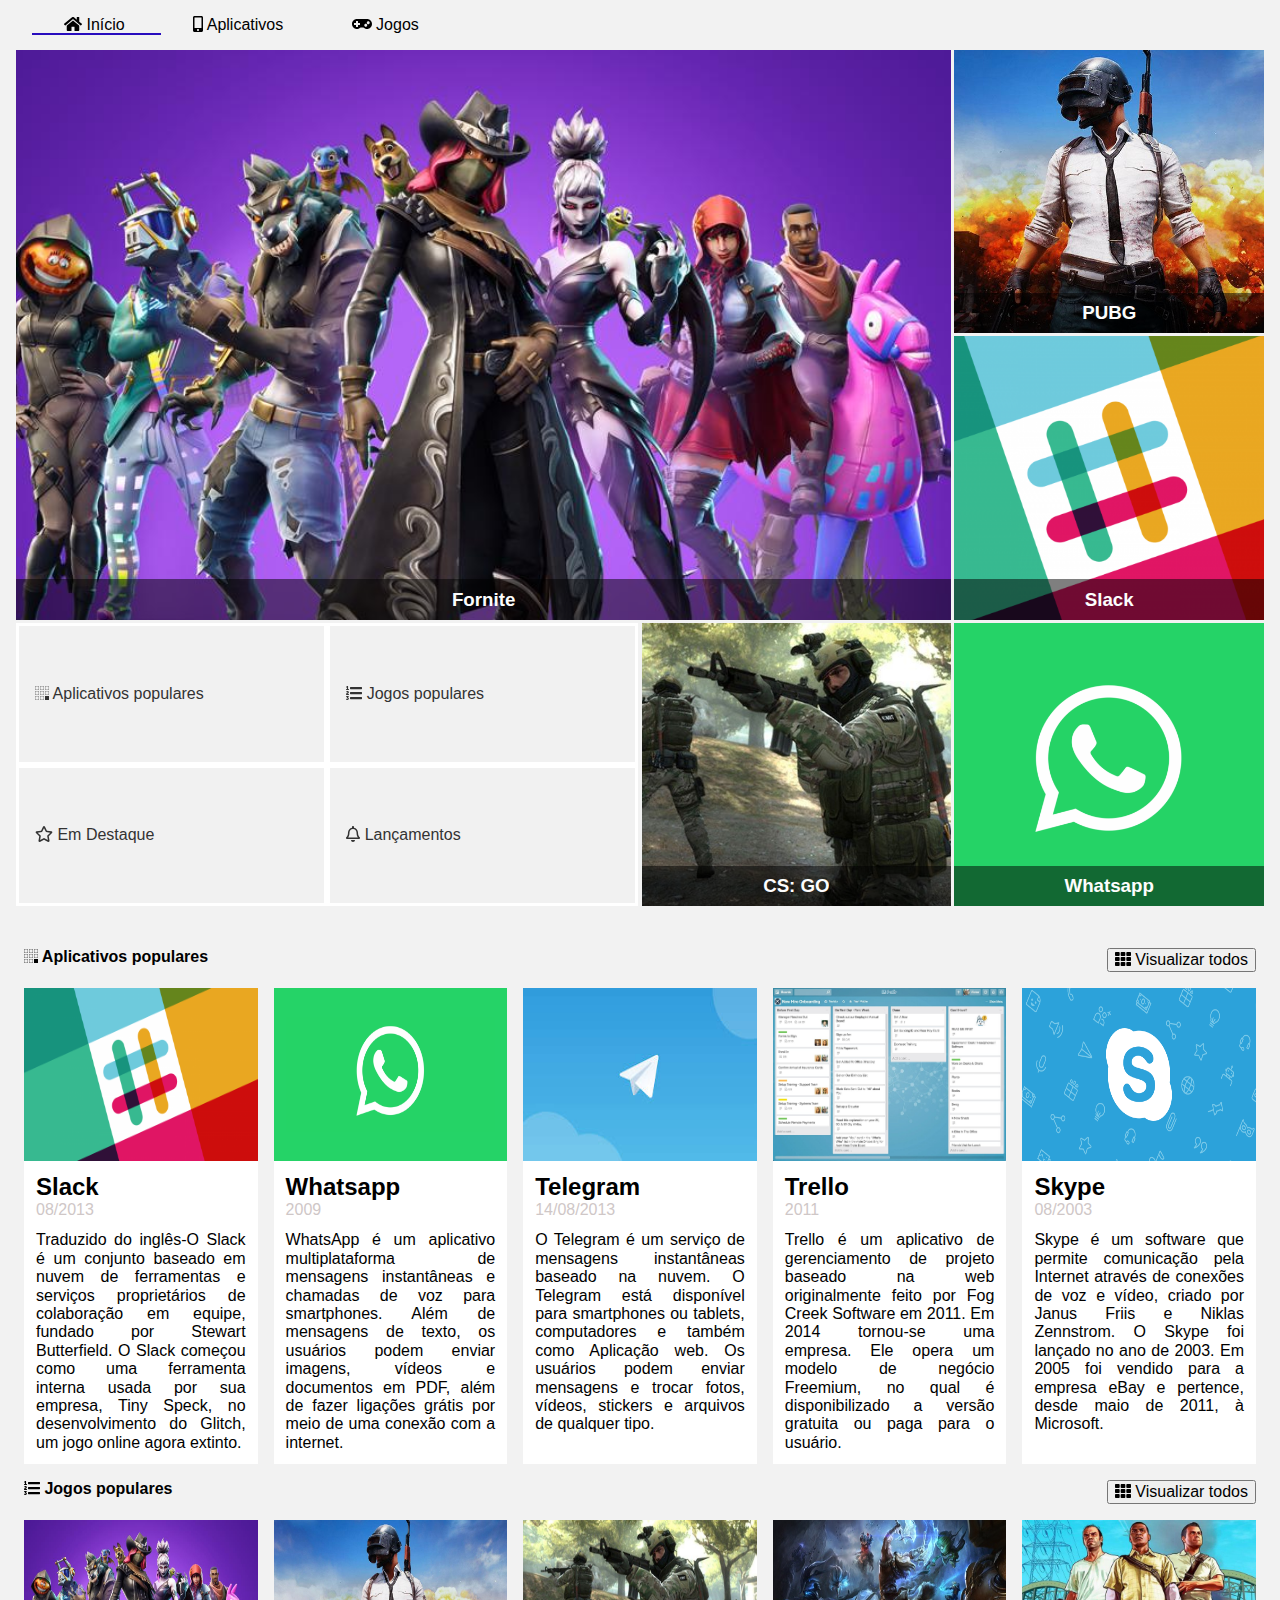
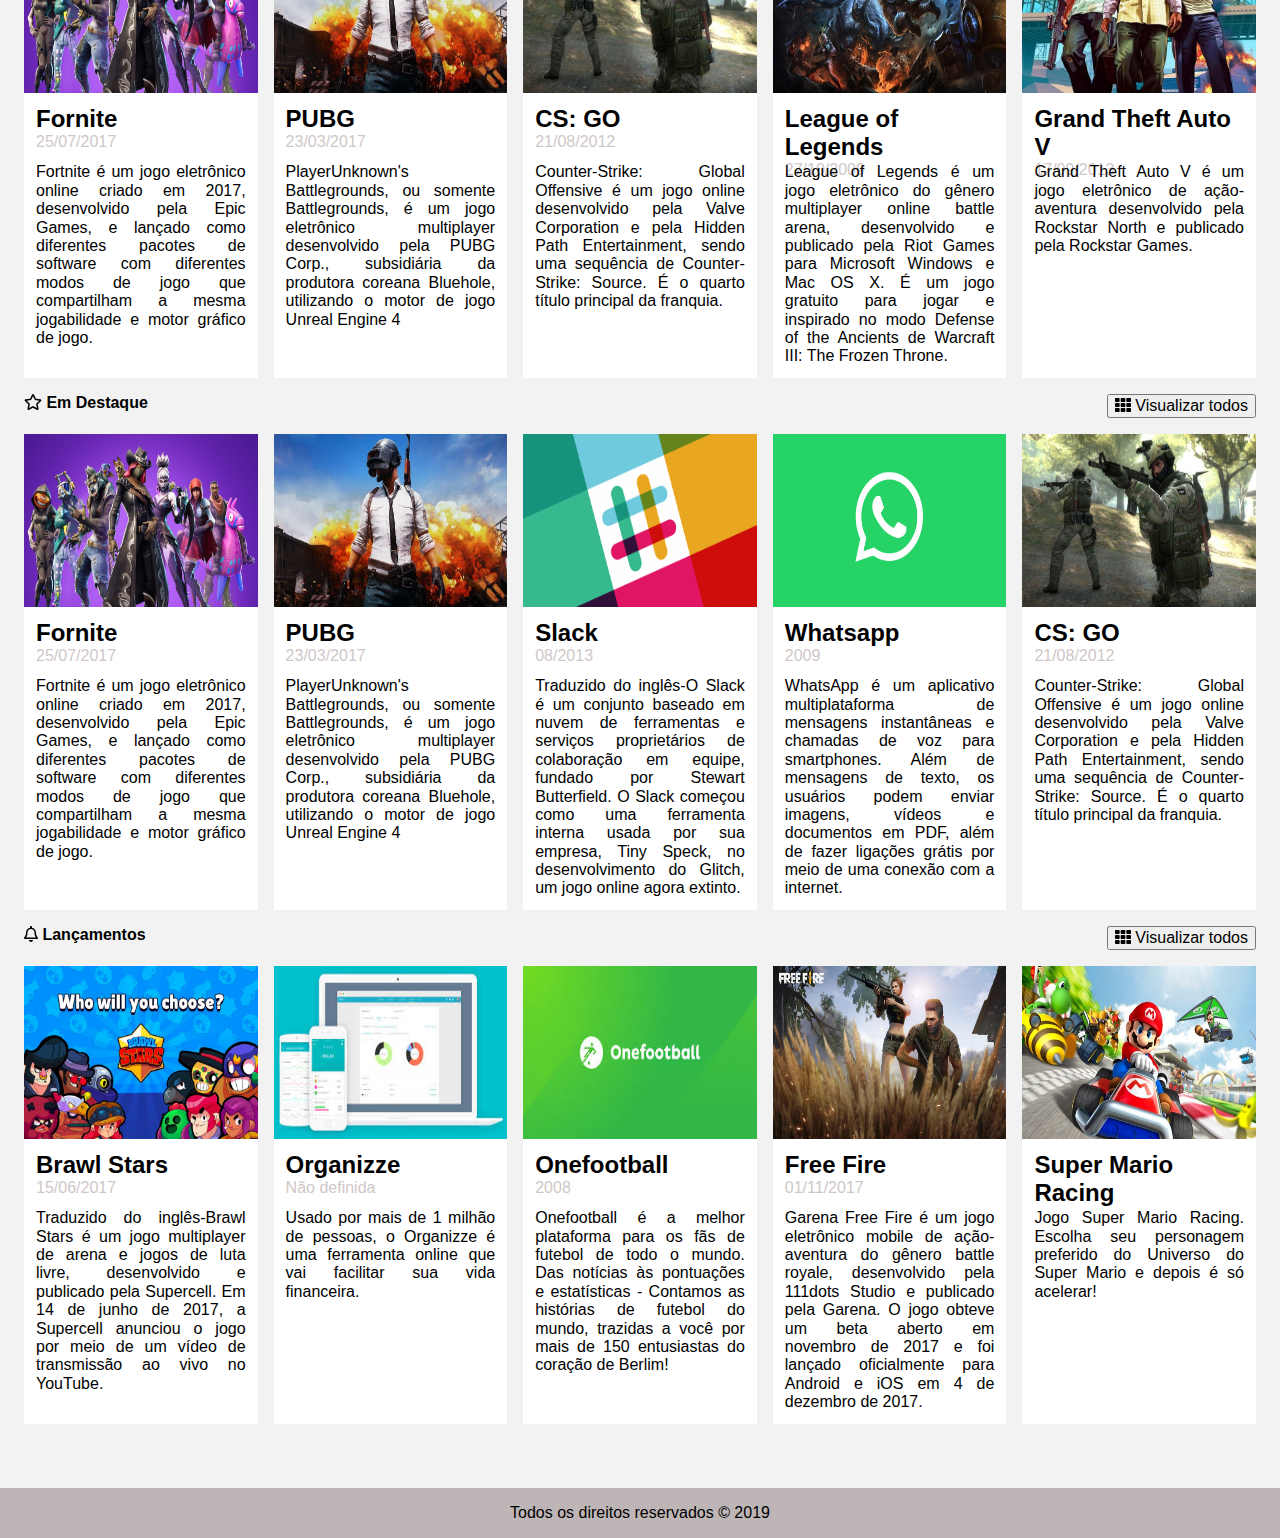
<file: index.html>
<!DOCTYPE html>
<html lang="en">
<head>
    <meta charset="UTF-8"
    <meta name="viewport" content="width=device-width, initial-scale=1.0">
    <meta http-equiv="X-UA-Compatible" content="ie=edge">
    <title>Alura Store | Baixe nossos aplicativos e jogos</title>
    <link href="./assets/css/normalize.css" rel="stylesheet">
    <link href="./assets/css/reset.css" rel="stylesheet">
    <link href="./assets/css/style.css" rel="stylesheet">
    <link href="./assets/css/destaques.css" rel="stylesheet">
    <link href="./assets/css/populares.css" rel="stylesheet">
    <link href="./assets/css/responssivel.css" rel="stylesheet">
</head>
<body class="app">
    <header class="cabecalho">
        <nav class="menu">
            <ul class="menu__lista">
                <li class="menu__item">
                    <a class="menu__link ativo" href="#">
                        <i class="fas fa-home"></i>
                        Início
                    </a>
                    <a class="menu__link" href="#">
                        <i class="fas fa-mobile-alt"></i>
                        Aplicativos</a>
                    <a class="menu__link" href="#">
                        <i class="fas fa-gamepad"></i>
                        Jogos
                    </a>
                </li>
            </ul>
        </nav>
    </header>
    <main class="conteudo">
        <section class="destaques">
            <div class="destaques__principal caixa">
                <h3 class="destaques__titulo">Fornite</h3>
            </div>
            <div class="destaques__secundario caixa">
                <h3 class="destaques__titulo">PUBG</h3>
            </div>
            <div class="destaques__secundario caixa">
                <h3 class="destaques__titulo">Slack</h3>
            </div>
            <div class="destaques__secundario caixa">
                <h3 class="destaques__titulo">Whatsapp</h3>
            </div>
            <div class="destaques__secundario caixa">
                <h3 class="destaques__titulo">CS: GO</h3>
            </div>
            <div class="destaques__categorias">
                <ul class="destaques__categorias___lista">
                    <li class="destaques__categorias___item">
                        <a class="destaques__categorias___link" href="#">
                            <i class="destaques__categorias___icone fab fa-buromobelexperte"></i>
                            Aplicativos populares
                        </a>
                    </li>
                    <li class="destaques__categorias___item">
                        <a class="destaques__categorias___link" href="#">
                            <i class="fas fa-list-ol"></i>
                            Jogos populares
                        </a>
                    </li>
                    <li class="destaques__categorias___item">
                        <a class="destaques__categorias___link" href="#">
                            <i class="far fa-star"></i>
                            Em Destaque
                        </a>
                    </li>
                    <li class="destaques__categorias___item">
                        <a class="destaques__categorias___link" href="#">
                            <i class="far fa-bell"></i>
                            Lançamentos
                        </a>
                    </li>
                </ul>
            </div>
        </section>
        <section class="populares">
            <div class="populares__itens">
                <div class="populares__info">
                    <div class="populares__cabecalho">
                        <h4 class="populares__titulo">
                            <i class="populares__icone fab fa-buromobelexperte"></i>
                            Aplicativos populares
                        </h4>
                        <button class="populares__botao">
                            <i class="fas fa-th"></i>
                            Visualizar todos
                        </button>
                    </div>
                </div>
                <div class="populares__conteudo">
                    <div class="populares__card">
                        <img class="populares__card___imagem" src="./assets/img/slack.png">
                        <div class="populares__card___corpo">
                            <div class="populares__card___cabecalho">
                                <h5 class="populares__card___titulo">Slack</h5>
                                <time class="populares__card___data" datetime="2013-08-01">08/2013</time>
                            </div>
                            <div class="populares__card___descricao">
                                Traduzido do inglês-O Slack é um conjunto baseado em nuvem de ferramentas e serviços proprietários de colaboração em equipe, fundado por Stewart Butterfield. O Slack começou como uma ferramenta interna usada por sua empresa, Tiny Speck, no desenvolvimento do Glitch, um jogo online agora extinto.
                            </div>
                        </div>
                    </div>
                    <div class="populares__card">
                        <img class="populares__card___imagem" src="./assets/img/whatsapp.png">
                        <div class="populares__card___corpo">
                            <div class="populares__card___cabecalho">
                                <h5 class="populares__card___titulo">Whatsapp</h5>
                                <time class="populares__card___data" datetime="20090-01-01">2009</time>
                            </div>
                            <div class="populares__card___descricao">
                                WhatsApp é um aplicativo multiplataforma de mensagens instantâneas e chamadas de voz para smartphones. Além de mensagens de texto, os usuários podem enviar imagens, vídeos e documentos em PDF, além de fazer ligações grátis por meio de uma conexão com a internet.
                            </div>
                        </div>
                    </div>
                    <div class="populares__card">
                        <img class="populares__card___imagem" src="./assets/img/telegram.jpeg">
                        <div class="populares__card___corpo">
                            <div class="populares__card___cabecalho">
                                <h5 class="populares__card___titulo">Telegram</h5>
                                <time class="populares__card___data" datetime="2013-08-14">14/08/2013</time>
                            </div>
                            <div class="populares__card___descricao">
                                O Telegram é um serviço de mensagens instantâneas baseado na nuvem. O Telegram está disponível para smartphones ou tablets, computadores e também como Aplicação web. Os usuários podem enviar mensagens e trocar fotos, vídeos, stickers e arquivos de qualquer tipo.
                            </div>
                        </div>
                    </div>
                    <div class="populares__card">
                        <img class="populares__card___imagem" src="./assets/img/trello.jpg">
                        <div class="populares__card___corpo">
                            <div class="populares__card___cabecalho">
                                <h5 class="populares__card___titulo">Trello</h5>
                                <time class="populares__card___data" datetime="2011-01-01">2011</time>
                            </div>
                            <div class="populares__card___descricao">
                                Trello é um aplicativo de gerenciamento de projeto baseado na web originalmente feito por Fog Creek Software em 2011. Em 2014 tornou-se uma empresa. Ele opera um modelo de negócio Freemium, no qual é disponibilizado a versão gratuita ou paga para o usuário.
                            </div>
                        </div>
                    </div>
                    <div class="populares__card">
                        <img class="populares__card___imagem" src="./assets/img/skype.png">
                        <div class="populares__card___corpo">
                            <div class="populares__card___cabecalho">
                                <h5 class="populares__card___titulo">Skype</h5>
                                <time class="populares__card___data" datetime="2003-08-01">08/2003</time>
                            </div>
                            <div class="populares__card___descricao">
                                Skype é um software que permite comunicação pela Internet através de conexões de voz e vídeo, criado por Janus Friis e Niklas Zennstrom. O Skype foi lançado no ano de 2003. Em 2005 foi vendido para a empresa eBay e pertence, desde maio de 2011, à Microsoft.
                            </div>
                        </div>
                    </div>
                </div>
            </div>
            <div class="populares__itens">
                <div class="populares__info">
                    <div class="populares__cabecalho">
                        <h4 class="populares__titulo">
                            <i class="populares__icone fas fa-list-ol"></i>
                            Jogos populares
                        </h4>
                        <button class="populares__botao">
                            <i class="fas fa-th"></i>
                            Visualizar todos
                        </button>
                    </div>
                </div>
                <div class="populares__conteudo">
                    <div class="populares__card">
                        <img class="populares__card___imagem" src="./assets/img/fortnite.jpg">
                        <div class="populares__card___corpo">
                            <div class="populares__card___cabecalho">
                                <h5 class="populares__card___titulo">Fornite</h5>
                                <time class="populares__card___data" datetime="2017-07-25">25/07/2017</time>
                            </div>
                            <div class="populares__card___descricao">
                                Fortnite é um jogo eletrônico online criado em 2017, desenvolvido pela Epic Games, e lançado como diferentes pacotes de software com diferentes modos de jogo que compartilham a mesma jogabilidade e motor gráfico de jogo.
                            </div>
                        </div>
                    </div>
                    <div class="populares__card">
                        <img class="populares__card___imagem" src="./assets/img/pubg.jpg">
                        <div class="populares__card___corpo">
                            <div class="populares__card___cabecalho">
                                <h5 class="populares__card___titulo">PUBG</h5>
                                <time class="populares__card___data" datetime="2017-03-23">23/03/2017</time>
                            </div>
                            <div class="populares__card___descricao">
                                PlayerUnknown's Battlegrounds, ou somente Battlegrounds, é um jogo eletrônico multiplayer desenvolvido pela PUBG Corp., subsidiária da produtora coreana Bluehole, utilizando o motor de jogo Unreal Engine 4
                            </div>
                        </div>
                    </div>
                    <div class="populares__card">
                        <img class="populares__card___imagem" src="./assets/img/cs-go.jpg">
                        <div class="populares__card___corpo">
                            <div class="populares__card___cabecalho">
                                <h5 class="populares__card___titulo">CS: GO</h5>
                                <time class="populares__card___data" datetime="2012-08-21">21/08/2012</time>
                            </div>
                            <div class="populares__card___descricao">
                                Counter-Strike: Global Offensive é um jogo online desenvolvido pela Valve Corporation e pela Hidden Path Entertainment, sendo uma sequência de Counter-Strike: Source. É o quarto título principal da franquia.
                            </div>
                        </div>
                    </div>
                    <div class="populares__card">
                        <img class="populares__card___imagem" src="./assets/img/lol.jpg">
                        <div class="populares__card___corpo">
                            <div class="populares__card___cabecalho">
                                <h5 class="populares__card___titulo">League of Legends</h5>
                                <time class="populares__card___data" datetime="2009-10-27">27/10/2009</time>
                            </div>
                            <div class="populares__card___descricao">
                                League of Legends é um jogo eletrônico do gênero multiplayer online battle arena, desenvolvido e publicado pela Riot Games para Microsoft Windows e Mac OS X. É um jogo gratuito para jogar e inspirado no modo Defense of the Ancients de Warcraft III: The Frozen Throne.
                            </div>
                        </div>
                    </div>
                    <div class="populares__card">
                        <img class="populares__card___imagem" src="./assets/img/gta-v.jpg">
                        <div class="populares__card___corpo">
                            <div class="populares__card___cabecalho">
                                <h5 class="populares__card___titulo">Grand Theft Auto V</h5>
                                <time class="populares__card___data" datetime="2013-09-17">17/09/2013</time>
                            </div>
                            <div class="populares__card___descricao">
                                Grand Theft Auto V é um jogo eletrônico de ação-aventura desenvolvido pela Rockstar North e publicado pela Rockstar Games.
                            </div>
                        </div>
                    </div>
                </div>
            </div>
            <div class="populares__itens">
                <div class="populares__info">
                    <div class="populares__cabecalho">
                        <h4 class="populares__titulo">
                            <i class="populares__icone far fa-star"></i>
                            Em Destaque
                        </h4>
                        <button class="populares__botao">
                            <i class="fas fa-th"></i>
                            Visualizar todos
                        </button>
                    </div>
                </div>
                <div class="populares__conteudo">
                    <div class="populares__card">
                        <img class="populares__card___imagem" src="./assets/img/fortnite.jpg">
                        <div class="populares__card___corpo">
                            <div class="populares__card___cabecalho">
                                <h5 class="populares__card___titulo">Fornite</h5>
                                <time class="populares__card___data" datetime="2017-07-25">25/07/2017</time>
                            </div>
                            <div class="populares__card___descricao">
                                Fortnite é um jogo eletrônico online criado em 2017, desenvolvido pela Epic Games, e lançado como diferentes pacotes de software com diferentes modos de jogo que compartilham a mesma jogabilidade e motor gráfico de jogo.
                            </div>
                        </div>
                    </div>
                    <div class="populares__card">
                        <img class="populares__card___imagem" src="./assets/img/pubg.jpg">
                        <div class="populares__card___corpo">
                            <div class="populares__card___cabecalho">
                                <h5 class="populares__card___titulo">PUBG</h5>
                                <time class="populares__card___data" datetime="2017-03-23">23/03/2017</time>
                            </div>
                            <div class="populares__card___descricao">
                                PlayerUnknown's Battlegrounds, ou somente Battlegrounds, é um jogo eletrônico multiplayer desenvolvido pela PUBG Corp., subsidiária da produtora coreana Bluehole, utilizando o motor de jogo Unreal Engine 4
                            </div>
                        </div>
                    </div>
                    <div class="populares__card">
                        <img class="populares__card___imagem" src="./assets/img/slack.png">
                        <div class="populares__card___corpo">
                            <div class="populares__card___cabecalho">
                                <h5 class="populares__card___titulo">Slack</h5>
                                <time class="populares__card___data" datetime="2013-08-01">08/2013</time>
                            </div>
                            <div class="populares__card___descricao">
                                Traduzido do inglês-O Slack é um conjunto baseado em nuvem de ferramentas e serviços proprietários de colaboração em equipe, fundado por Stewart Butterfield. O Slack começou como uma ferramenta interna usada por sua empresa, Tiny Speck, no desenvolvimento do Glitch, um jogo online agora extinto.
                            </div>
                        </div>
                    </div>
                    <div class="populares__card">
                        <img class="populares__card___imagem" src="./assets/img/whatsapp.png">
                        <div class="populares__card___corpo">
                            <div class="populares__card___cabecalho">
                                <h5 class="populares__card___titulo">Whatsapp</h5>
                                <time class="populares__card___data" datetime="20090-01-01">2009</time>
                            </div>
                            <div class="populares__card___descricao">
                                WhatsApp é um aplicativo multiplataforma de mensagens instantâneas e chamadas de voz para smartphones. Além de mensagens de texto, os usuários podem enviar imagens, vídeos e documentos em PDF, além de fazer ligações grátis por meio de uma conexão com a internet.
                            </div>
                        </div>
                    </div>
                    <div class="populares__card">
                        <img class="populares__card___imagem" src="./assets/img/cs-go.jpg"> 
                        <div class="populares__card___corpo">
                            <div class="populares__card___cabecalho">
                                <h5 class="populares__card___titulo">CS: GO</h5>
                                <time class="populares__card___data" datetime="2012-08-21">21/08/2012</time>
                            </div>
                            <div class="populares__card___descricao">
                                Counter-Strike: Global Offensive é um jogo online desenvolvido pela Valve Corporation e pela Hidden Path Entertainment, sendo uma sequência de Counter-Strike: Source. É o quarto título principal da franquia.
                            </div>
                        </div>
                    </div>
                </div>
            </div>
            <div class="populares__itens">
                <div class="populares__info">
                    <div class="populares__cabecalho">
                        <h4 class="populares__titulo">
                            <i class="populares__icone far fa-bell"></i>
                            Lançamentos
                        </h4>
                        <button class="populares__botao">
                            <i class="fas fa-th"></i>
                            Visualizar todos
                        </button>
                    </div>
                </div>
                <div class="populares__conteudo">
                    <div class="populares__card">
                        <img class="populares__card___imagem" src="./assets/img/brawl-stars.jpg"> 
                        <div class="populares__card___corpo">
                            <div class="populares__card___cabecalho">
                                <h5 class="populares__card___titulo">Brawl Stars</h5>
                                <time class="populares__card___data" datetime="2017-06-15">15/06/2017</time>
                            </div>
                            <div class="populares__card___descricao">
                                Traduzido do inglês-Brawl Stars é um jogo multiplayer de arena e jogos de luta livre, desenvolvido e publicado pela Supercell. Em 14 de junho de 2017, a Supercell anunciou o jogo por meio de um vídeo de transmissão ao vivo no YouTube.
                            </div>
                        </div>
                    </div>
                    <div class="populares__card">
                        <img class="populares__card___imagem" src="./assets/img/organizze.jpeg"> 
                        <div class="populares__card___corpo">
                            <div class="populares__card___cabecalho">
                                <h5 class="populares__card___titulo">Organizze</h5>
                                <time class="populares__card___data" datetime="">Não definida</time>
                            </div>
                            <div class="populares__card___descricao">
                                Usado por mais de 1 milhão de pessoas, o Organizze é uma ferramenta online que vai facilitar sua vida financeira.  
                            </div>
                        </div>
                    </div>
                    <div class="populares__card">
                        <img class="populares__card___imagem" src="./assets/img/onefotball.jpeg"> 
                        <div class="populares__card___corpo">
                            <div class="populares__card___cabecalho">
                                <h5 class="populares__card___titulo">Onefootball</h5>
                                <time class="populares__card___data" datetime="2008-01-01">2008</time>
                            </div>
                            <div class="populares__card___descricao">
                                Onefootball é a melhor plataforma para os fãs de futebol de todo o mundo. Das notícias às pontuações e estatísticas - Contamos as histórias de futebol do mundo, trazidas a você por mais de 150 entusiastas do coração de Berlim!
                            </div>
                        </div>
                    </div>
                    <div class="populares__card">
                        <img class="populares__card___imagem" src="./assets/img/free-fire.jpg"> 
                        <div class="populares__card___corpo">
                            <div class="populares__card___cabecalho">
                                <h5 class="populares__card___titulo">Free Fire</h5>
                                <time class="populares__card___data" datetime="2017-11-01">01/11/2017</time>
                            </div>
                            <div class="populares__card___descricao">
                                Garena Free Fire é um jogo eletrônico mobile de ação-aventura do gênero battle royale, desenvolvido pela 111dots Studio e publicado pela Garena. O jogo obteve um beta aberto em novembro de 2017 e foi lançado oficialmente para Android e iOS em 4 de dezembro de 2017.
                            </div>
                        </div>
                    </div>
                    <div class="populares__card">
                        <img class="populares__card___imagem" src="./assets/img/mario-kart.jpg"> 
                        <div class="populares__card___corpo">
                            <div class="populares__card___cabecalho">
                                <h5 class="populares__card___titulo">Super Mario Racing</h5>
                                <time class="populares__card___data" datetime=""></time>
                            </div>
                            <div class="populares__card___descricao">
                                Jogo Super Mario Racing. Escolha seu personagem preferido do Universo do Super Mario e depois é só acelerar!
                            </div>
                        </div>
                    </div>
                </div>
            </div>
        </section>
    </main>
    <footer class="rodape">Todos os direitos reservados &copy; 2019</footer>
    <script src="./assets/js/fontawesome.all.min.js"></script>
</body>
</html>
</file>
<file: assets/css/style.css>
.app {
    background: #f1f1f1ee;
    display: grid;  
    font-family: Arial, Helvetica, sans-serif;
    grid-template-areas: 
        "cabecalho"
        "conteudo"/**/
        "rodape"    
    ;
    grid-template-columns: auto;/*define as colunas */
    grid-template-rows: 50px auto auto;/*define o tamanho de cada conteudo  descrito no templeit*/
}


.cabecalho {
    align-items: center;
    display: flex;
    grid-area: cabecalho;
    padding: 0 2rem;
    

}
.menu__link:hover,.menu__link.ativo{
    border-bottom: 2px solid #280dbe;

}
.menu__link{
    padding: 0 2rem;
    color: black;
    
}
.conteudo {
    grid-area: conteudo;
    padding: 0 1rem;
    
}

.rodape {
    background: #beb6b6;
    text-align: center;
    grid-area: rodape;
    padding: 1em;
}
</file>
<file: assets/css/destaques.css>
.destaques{
    display: grid;
    grid-gap: .2rem;
    grid-template-columns: repeat(4,1fr);
    grid-template-rows: 33.33% 33.33% 33.33%;
    height: calc(100vh - 50px);/*calculo a cabecalho com o corpo*/
}
.caixa{
    align-items: flex-end;
    display: flex;
    justify-content: center;
}
.destaques__titulo{
    background: rgba(0, 0, 0, .5);
    color: #fdfdfd;
    padding: .6rem;
    text-align: center;
    width: 100%;
}
.destaques__principal{
    background: url('../img/fortnite.jpg') center / cover no-repeat;
    grid-column: 1 / 4;/*modo abreveado*/
    grid-row: 1 / 3;
   
    
}
.destaques__secundario:nth-child(2){ 
    background: url('../img/pubg.jpg')center / cover no-repeat;
    grid-column-start: 4 / 4;
    grid-row-start: 1 / 1;

}
.destaques__secundario:nth-child(3){ 
    background: url('../img/slack.png')center / cover no-repeat;
    grid-column: 4 / 4;
    grid-row-start: 2 / 2;
}
.destaques__secundario:nth-child(4){ 
    background: url('../img/whatsapp.png')center / cover no-repeat;
    grid-column: 4 / 4;
    grid-row: 3 / 3;
    
}
.destaques__secundario:nth-child(5){ 
    background-image: url('../img/cs-go.jpg');
    background-position: center;
    background-repeat: no-repeat;
    background-size: cover;
    grid-column-start: 3;
    grid-column-end: 3;
    grid-row-start: 3;
    grid-row-end: 3;
}
.destaques__categorias{
    grid-column: 1 / 3;
    grid-row: 3 / 3;

}
.destaques__categorias___lista{
    display: flex;
    flex-wrap: wrap;
    height: 100%;
    justify-content: space-between;
    
}
.destaques__categorias___item{
    align-items: center;
    background: #f1f1f1;
    border: .2rem solid #ffffff;
    color: #333333;
    display: flex;
    padding: 1rem;
    width: 50%;
    
}
.destaques__categorias___link{
    color: inherit;
}
.destaques__categorias___link:hover{
    border-bottom: 2px solid #280dbe;
    font-size: 25px;
}
</file>
<file: assets/css/populares.css>
.populares{
    
    padding: 3rem 0;
}
.populares__conteudo{
    display: flex;
    flex-wrap: wrap;
    grid-area: conteudo;
    padding: 1rem 0;
}
.populares__cabecalho{
    display: flex;
    justify-content: space-between;
    margin-right: 0.5rem;
    margin-left: 0.5rem;
}
.populares__card___titulo{
    font-size: 24px;
}
.populares__card___data{
    color: #cfc7c7;
}
.populares__card{
    background: #ffffff;
    display: grid;
    grid-template-areas:
         "card-imagem"
         "card-corpo";
    grid-template-columns: 100%;
    grid-template-rows: 173px auto; 
    margin-right: 0.5rem;
    margin-left: 0.5rem;
    width: calc(20% - 1rem);    
}
.populares__card___imagem {
    grid-area: card-imagem;
    height: 100%;
    width: 100%;
}
.populares__card___corpo{
    display: grid;
    grid-area: card-corpo;
    grid-row-gap: .5rem;
    grid-template-areas: 
       "card-cabecalho"
       "card-conteudo";
    grid-template-rows: 50px auto;
    padding: .75rem;

}
.populares__card___descricao{
    text-align: justify;
}
.populares__card___titulo:hover{
    color: #a50b0b;
}
</file>
<file: assets/css/responssivel.css>
@media screen and (max-width:780px){
    .populares__conteudo{
        
        display: grid;
        grid-template-columns: 1fr;
        }
        .populares__card{
            width: 100%;
        }
        .destaques__principal{
            background: url('../img/fortnite.jpg') center / cover no-repeat;
            grid-column: 1 / 5;/*modo abreveado*/
            grid-row: 1 / 3;
        }
        .destaques__secundario:nth-child(2){ 
            display: none;
       }
       .destaques__secundario:nth-child(3){ 
        display: none;
       }
       .destaques__secundario:nth-child(4){ 
        display: none;
       }
       .destaques__secundario:nth-child(5){ 
        grid-column: 1 / 5;/*modo abreveado*/
            grid-row: 3 / 4;
       }
       .destaques__categorias{
        display: none;
       }
       .menu__link{
        padding: 0 10px;
        color: black;
        
       }
}
</file>
